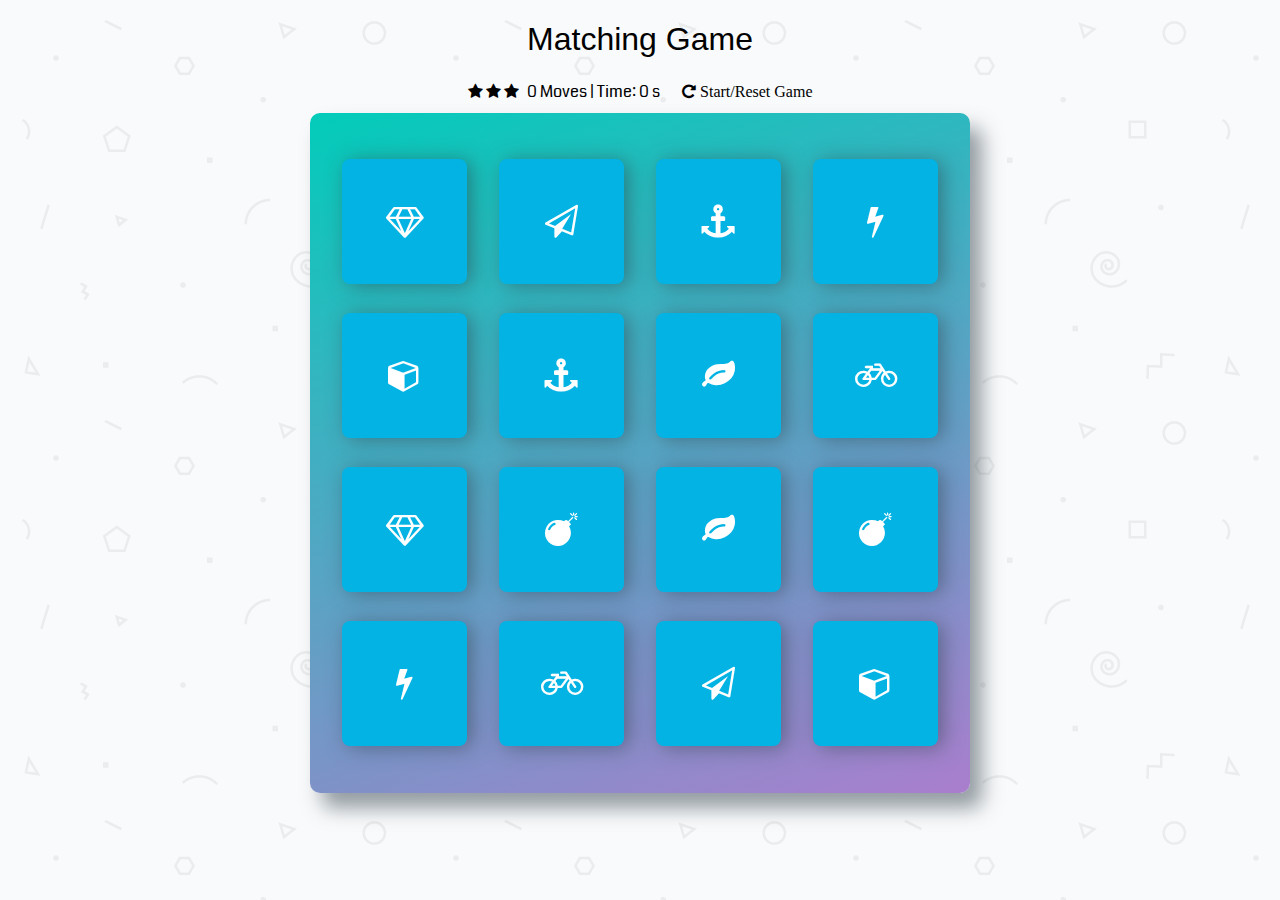
<file: Memory Game/index.html>
<!doctype html>
<html lang="en">
<head>
    <meta charset="utf-8">
    <title>Matching Game</title>
    <meta name="description" content="">
    <link rel="stylesheet prefetch" href="https://maxcdn.bootstrapcdn.com/font-awesome/4.6.1/css/font-awesome.min.css">
    <link rel="stylesheet prefetch" href="https://fonts.googleapis.com/css?family=Coda">
    <link rel="stylesheet" href="css/app.css">
    <script src="https://ajax.googleapis.com/ajax/libs/jquery/3.3.1/jquery.min.js"></script></script>
</head>
<body>

    <!-- The Modal -->
    <div id="myModal" class="modal">
      <!-- Modal content -->
      <div class="modal-content">
        <span class="close">&times;Exit</span>
        <p id="winStats"></p>
      </div>
    </div>

    <div class="container">
        <header>
            <h1>Matching Game</h1>
        </header>

        <section class="score-panel">
        	<ul class="stars">
        		<li><i class="fa fa-star"></i></li>
        		<li><i class="fa fa-star"></i></li>
        		<li><i class="fa fa-star"></i></li>
        	</ul>

        	<span class="moves">0</span> Moves | Time:
          <span class="timer">0</span> s
          <div class="restart">
        		<i class="fa fa-repeat"> Start/Reset Game</i>
        	</div>
        </section>

        <ul class="deck">
            <li class="card open show disable">
                <i class="fa fa-diamond"></i>
            </li>
            <li class="card open show disable">
                <i class="fa fa-paper-plane-o"></i>
            </li>
            <li class="card open show disable">
                <i class="fa fa-anchor"></i>
            </li>
            <li class="card open show disable">
                <i class="fa fa-bolt"></i>
            </li>
            <li class="card open show disable">
                <i class="fa fa-cube"></i>
            </li>
            <li class="card open show disable">
                <i class="fa fa-anchor"></i>
            </li>
            <li class="card open show disable">
                <i class="fa fa-leaf"></i>
            </li>
            <li class="card open show disable">
                <i class="fa fa-bicycle"></i>
            </li>
            <li class="card open show disable">
                <i class="fa fa-diamond"></i>
            </li>
            <li class="card open show disable">
                <i class="fa fa-bomb"></i>
            </li>
            <li class="card open show disable">
                <i class="fa fa-leaf"></i>
            </li>
            <li class="card open show disable">
                <i class="fa fa-bomb"></i>
            </li>
            <li class="card open show disable">
                <i class="fa fa-bolt"></i>
            </li>
            <li class="card open show disable">
                <i class="fa fa-bicycle"></i>
            </li>
            <li class="card open show disable">
                <i class="fa fa-paper-plane-o"></i>
            </li>
            <li class="card open show disable">
                <i class="fa fa-cube"></i>
            </li>
        </ul>
    </div>

    <script src="js/app.js"></script>
</body>
</html>
</file>
<file: Memory Game/css/app.css>
html {
    box-sizing: border-box;
}

*,
*::before,
*::after {
    box-sizing: inherit;
}

html,
body {
    width: 100%;
    height: 100%;
    margin: 0;
    padding: 0;
}

body {
    background: #ffffff url('../img/geometry2.png'); /* Background pattern from Subtle Patterns */
    font-family: 'Coda', cursive;
}

.container {
    display: flex;
    justify-content: center;
    align-items: center;
    flex-direction: column;
}

h1 {
    font-family: 'Open Sans', sans-serif;
    font-weight: 300;
}

/* The Modal (background) */
.modal {
    display: none; /* Hidden by default */
    position: fixed; /* Stay in place */
    z-index: 1; /* Sit on top */
    padding-top: 100px; /* Location of the box */
    left: 0;
    top: 0;
    width: 100%; /* Full width */
    height: 100%; /* Full height */
    overflow: auto; /* Enable scroll if needed */
    background-color: rgb(0,0,0); /* Fallback color */
    background-color: rgba(0,0,0,0.4); /* Black w/ opacity */
}

/* Modal Content */
.modal-content {
    background-color: #fefefe;
    margin: auto;
    padding: 20px;
    border: 1px solid #888;
    width: 80%;
}
/* The Close Button */
.close {
    color: #aaaaaa;
    float: right;
    font-size: 28px;
    font-weight: bold;
}

.close:hover,
.close:focus {
    color: #000;
    text-decoration: none;
    cursor: pointer;
}

/*
 * Styles for the deck of cards
 */

.deck {
    width: 660px;
    min-height: 680px;
    background: linear-gradient(160deg, #02ccba 0%, #aa7ecd 100%);
    padding: 32px;
    border-radius: 10px;
    box-shadow: 12px 15px 20px 0 rgba(46, 61, 73, 0.5);
    display: flex;
    flex-wrap: wrap;
    justify-content: space-between;
    align-items: center;
    margin: 0 0 3em;
}

.deck .card {
    height: 125px;
    width: 125px;
    background: #2e3d49;
    font-size: 0;
    color: #ffffff;
    border-radius: 8px;
    cursor: pointer;
    display: flex;
    justify-content: center;
    align-items: center;
    box-shadow: 5px 2px 20px 0 rgba(46, 61, 73, 0.5);
}

.deck .card.open {
    transform: rotateY(0);
    background: #02b3e4;
    cursor: default;
}

.deck .card.show {
    font-size: 33px;
}

.deck .card.match {
    cursor: default;
    background: #02ccba;
    font-size: 33px;
}

.deck .card.disable {
    pointer-events: none;
}


/*
 * Styles for the Score Panel
 */

.score-panel {
    text-align: left;
    width: 345px;
    margin-bottom: 10px;
}

.score-panel .stars {
    margin: 0;
    padding: 0;
    display: inline-block;
    margin: 0 5px 0 0;
}

.score-panel .stars li {
    list-style: none;
    display: inline-block;
}

.score-panel .restart {
    float: right;
    cursor: pointer;
}
</file>
